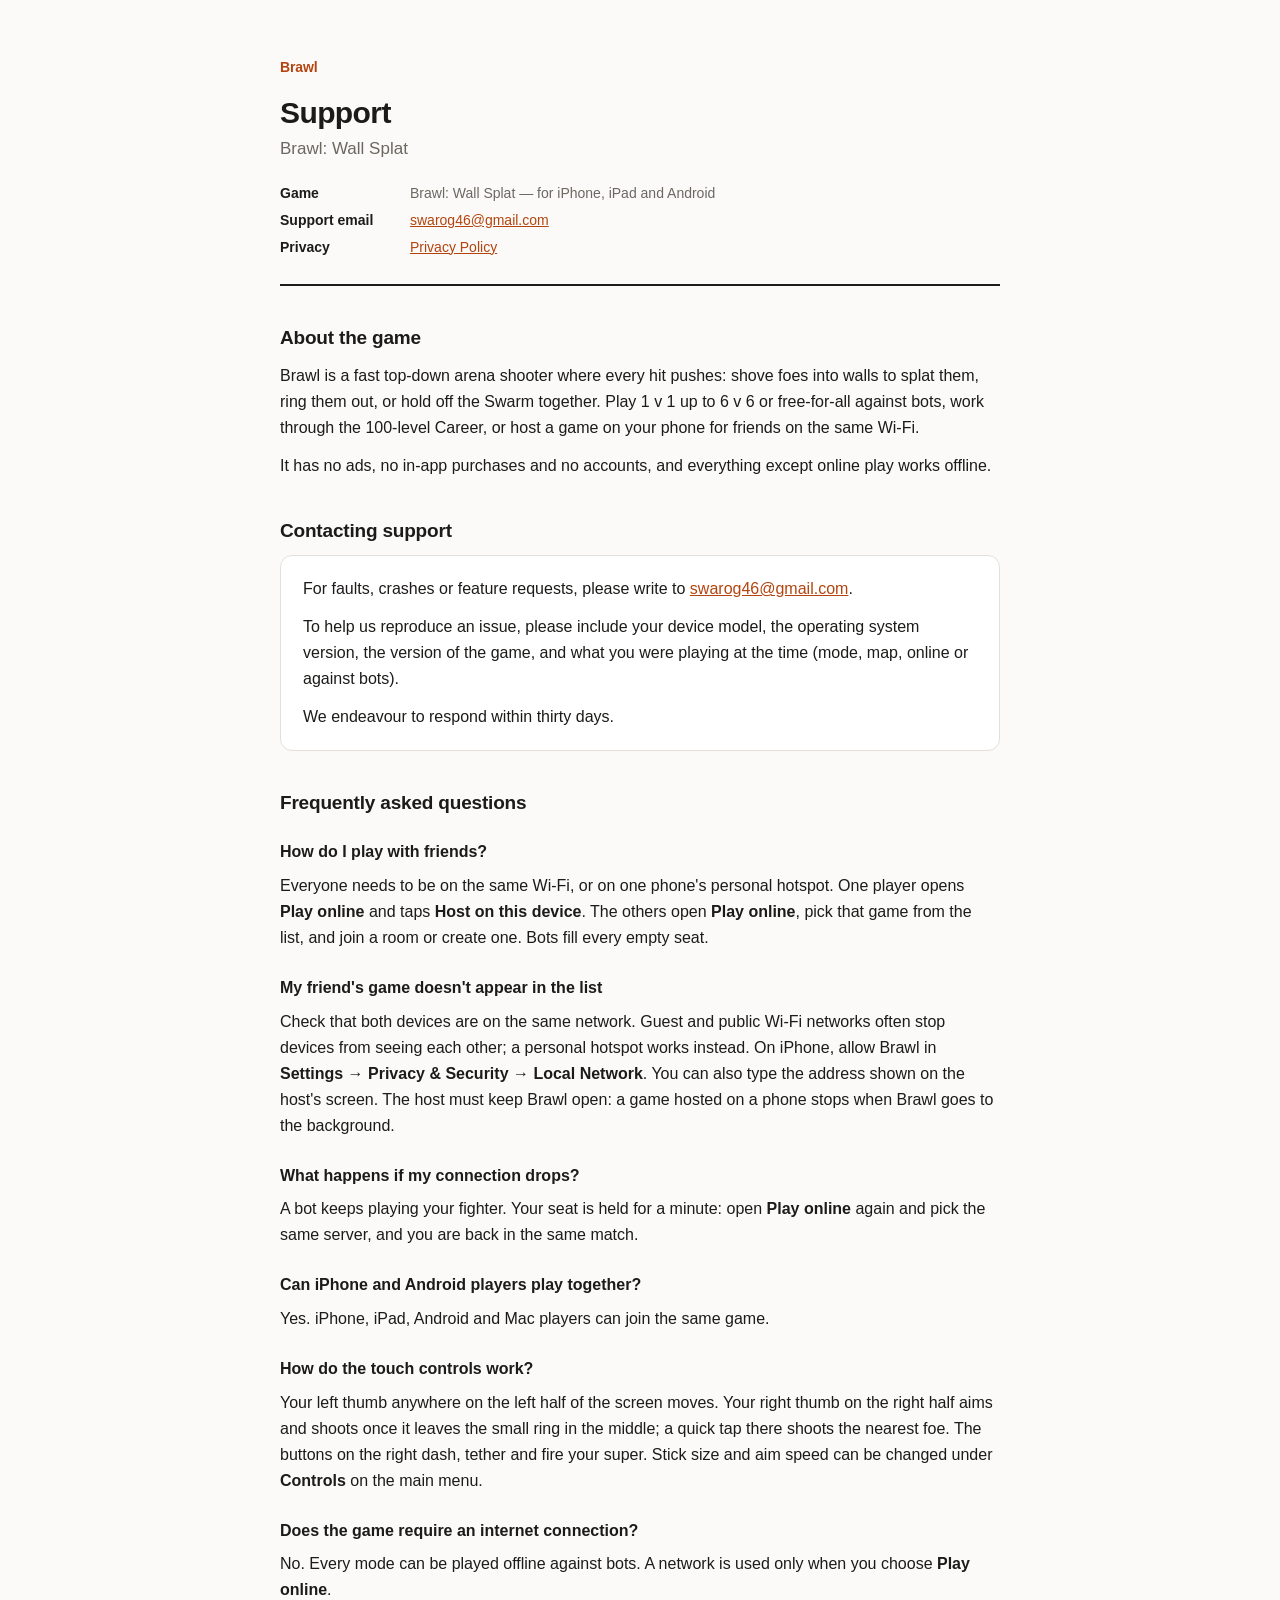
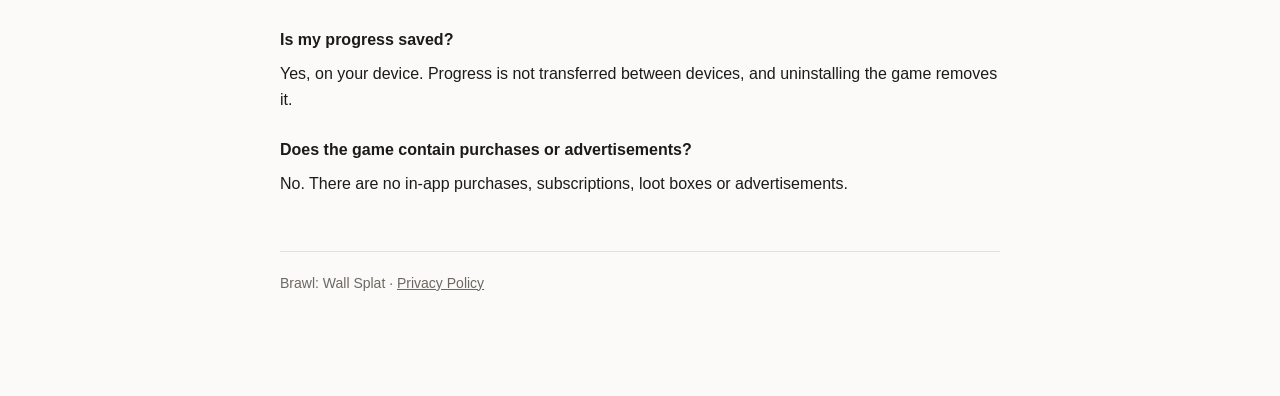
<file: index.html>
<!DOCTYPE html>
<html lang="en">
<head>
<meta charset="utf-8">
<meta name="viewport" content="width=device-width, initial-scale=1">
<title>Brawl: Wall Splat</title>
<meta name="description" content="Brawl: Wall Splat. Support, contact details and frequently asked questions for the iOS and Android game.">
<link rel="stylesheet" href="style.css?v=1">
</head>
<body>
<div class="wrap">

<header>
  <a class="mark" href="./">Brawl</a>
  <h1>Support</h1>
  <p class="sub">Brawl: Wall Splat</p>
  <dl class="meta">
    <div><dt>Game</dt><dd>Brawl: Wall Splat — for iPhone, iPad and Android</dd></div>
    <div><dt>Support email</dt><dd><a href="mailto:swarog46@gmail.com">swarog46@gmail.com</a></dd></div>
    <div><dt>Privacy</dt><dd><a href="privacy.html">Privacy Policy</a></dd></div>
  </dl>
</header>

<h2>About the game</h2>
<p>Brawl is a fast top-down arena shooter where every hit pushes: shove foes into walls to splat them, ring
them out, or hold off the Swarm together. Play 1 v 1 up to 6 v 6 or free-for-all against bots, work through
the 100-level Career, or host a game on your phone for friends on the same Wi-Fi.</p>
<p>It has no ads, no in-app purchases and no accounts, and everything except online play works offline.</p>

<h2>Contacting support</h2>
<div class="card">
  <p>For faults, crashes or feature requests, please write to
  <a href="mailto:swarog46@gmail.com">swarog46@gmail.com</a>.</p>
  <p>To help us reproduce an issue, please include your device model, the operating system version, the
  version of the game, and what you were playing at the time (mode, map, online or against bots).</p>
  <p>We endeavour to respond within thirty days.</p>
</div>

<h2>Frequently asked questions</h2>

<h3>How do I play with friends?</h3>
<p>Everyone needs to be on the same Wi-Fi, or on one phone's personal hotspot. One player opens
<b>Play online</b> and taps <b>Host on this device</b>. The others open <b>Play online</b>, pick that game from the
list, and join a room or create one. Bots fill every empty seat.</p>

<h3>My friend's game doesn't appear in the list</h3>
<p>Check that both devices are on the same network. Guest and public Wi-Fi networks often stop devices from
seeing each other; a personal hotspot works instead. On iPhone, allow Brawl in
<b>Settings → Privacy &amp; Security → Local Network</b>. You can also type the address shown on the host's
screen. The host must keep Brawl open: a game hosted on a phone stops when Brawl goes to the background.</p>

<h3>What happens if my connection drops?</h3>
<p>A bot keeps playing your fighter. Your seat is held for a minute: open <b>Play online</b> again and pick the
same server, and you are back in the same match.</p>

<h3>Can iPhone and Android players play together?</h3>
<p>Yes. iPhone, iPad, Android and Mac players can join the same game.</p>

<h3>How do the touch controls work?</h3>
<p>Your left thumb anywhere on the left half of the screen moves. Your right thumb on the right half aims and
shoots once it leaves the small ring in the middle; a quick tap there shoots the nearest foe. The buttons on the
right dash, tether and fire your super. Stick size and aim speed can be changed under <b>Controls</b> on the
main menu.</p>

<h3>Does the game require an internet connection?</h3>
<p>No. Every mode can be played offline against bots. A network is used only when you choose
<b>Play online</b>.</p>

<h3>Is my progress saved?</h3>
<p>Yes, on your device. Progress is not transferred between devices, and uninstalling the game removes it.</p>

<h3>Does the game contain purchases or advertisements?</h3>
<p>No. There are no in-app purchases, subscriptions, loot boxes or advertisements.</p>

<footer>
  <p>Brawl: Wall Splat · <a href="privacy.html">Privacy Policy</a></p>
</footer>

</div>
</body>
</html>
</file>
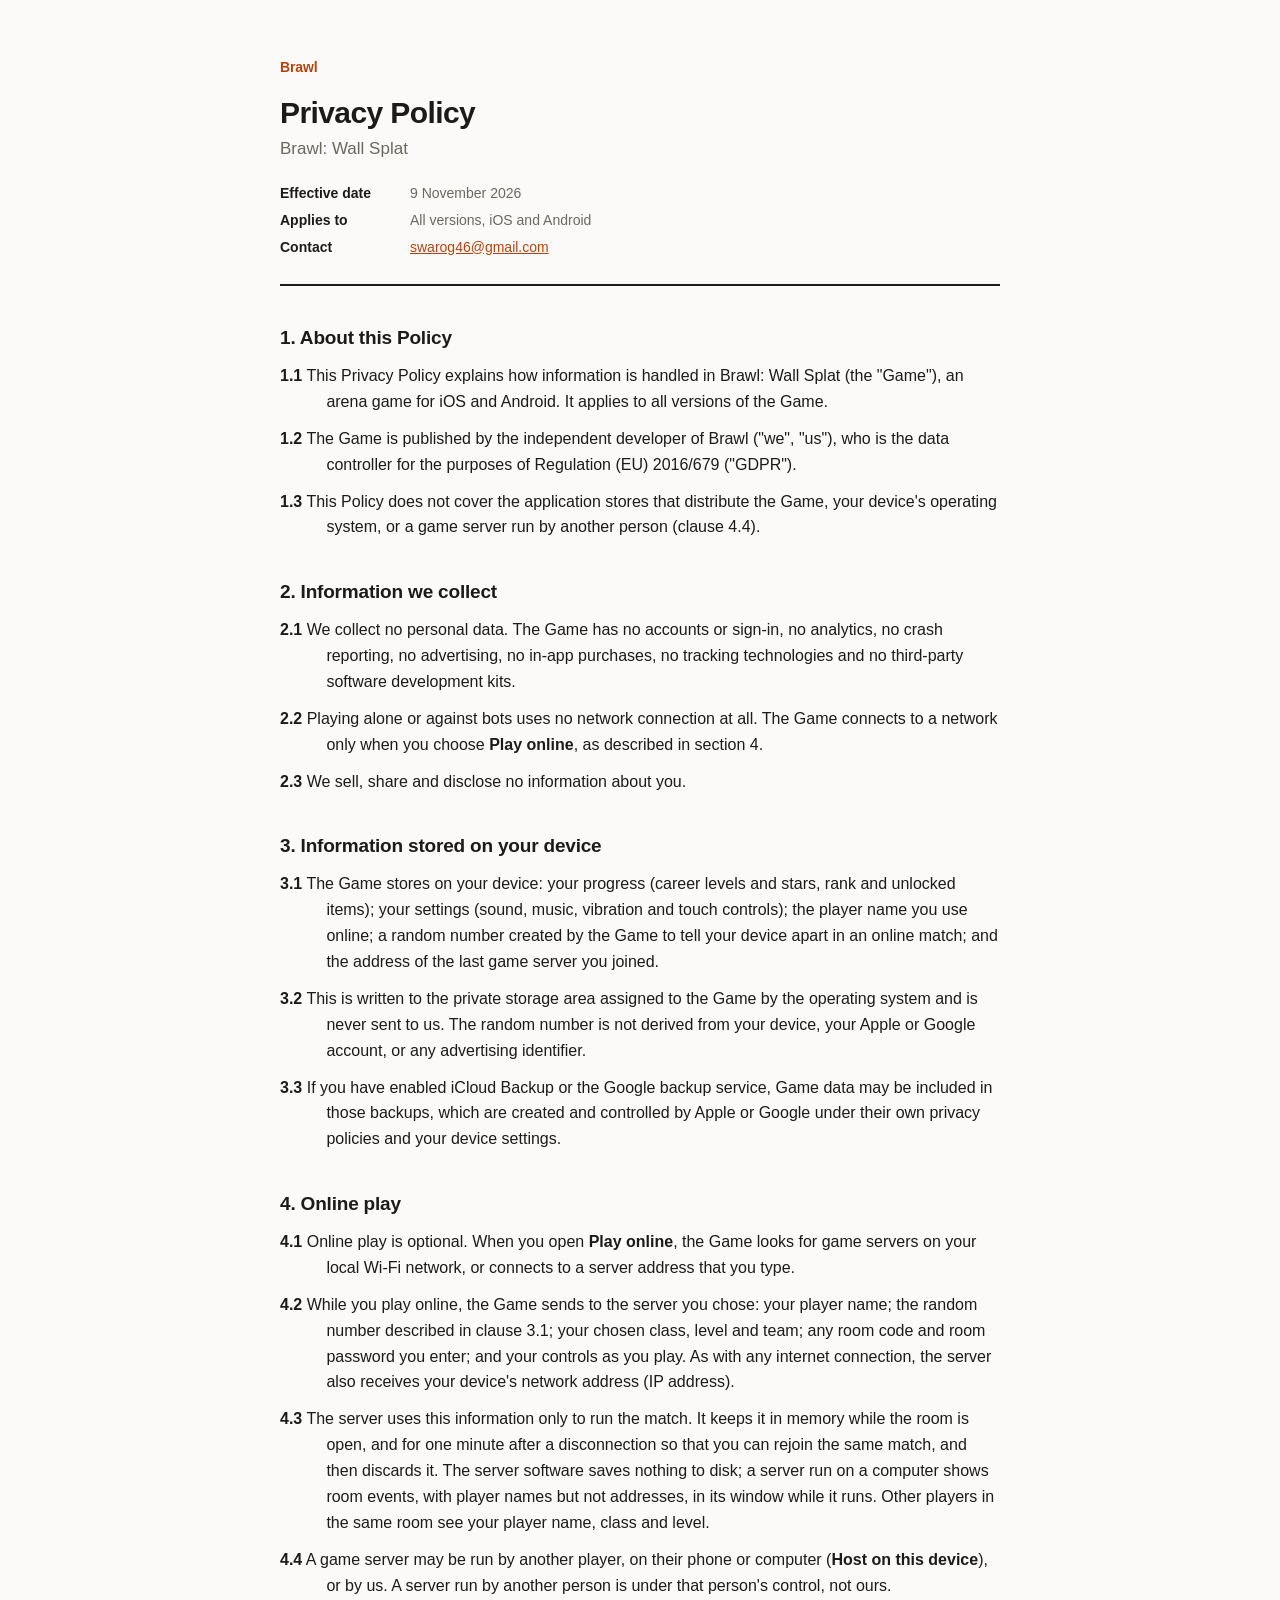
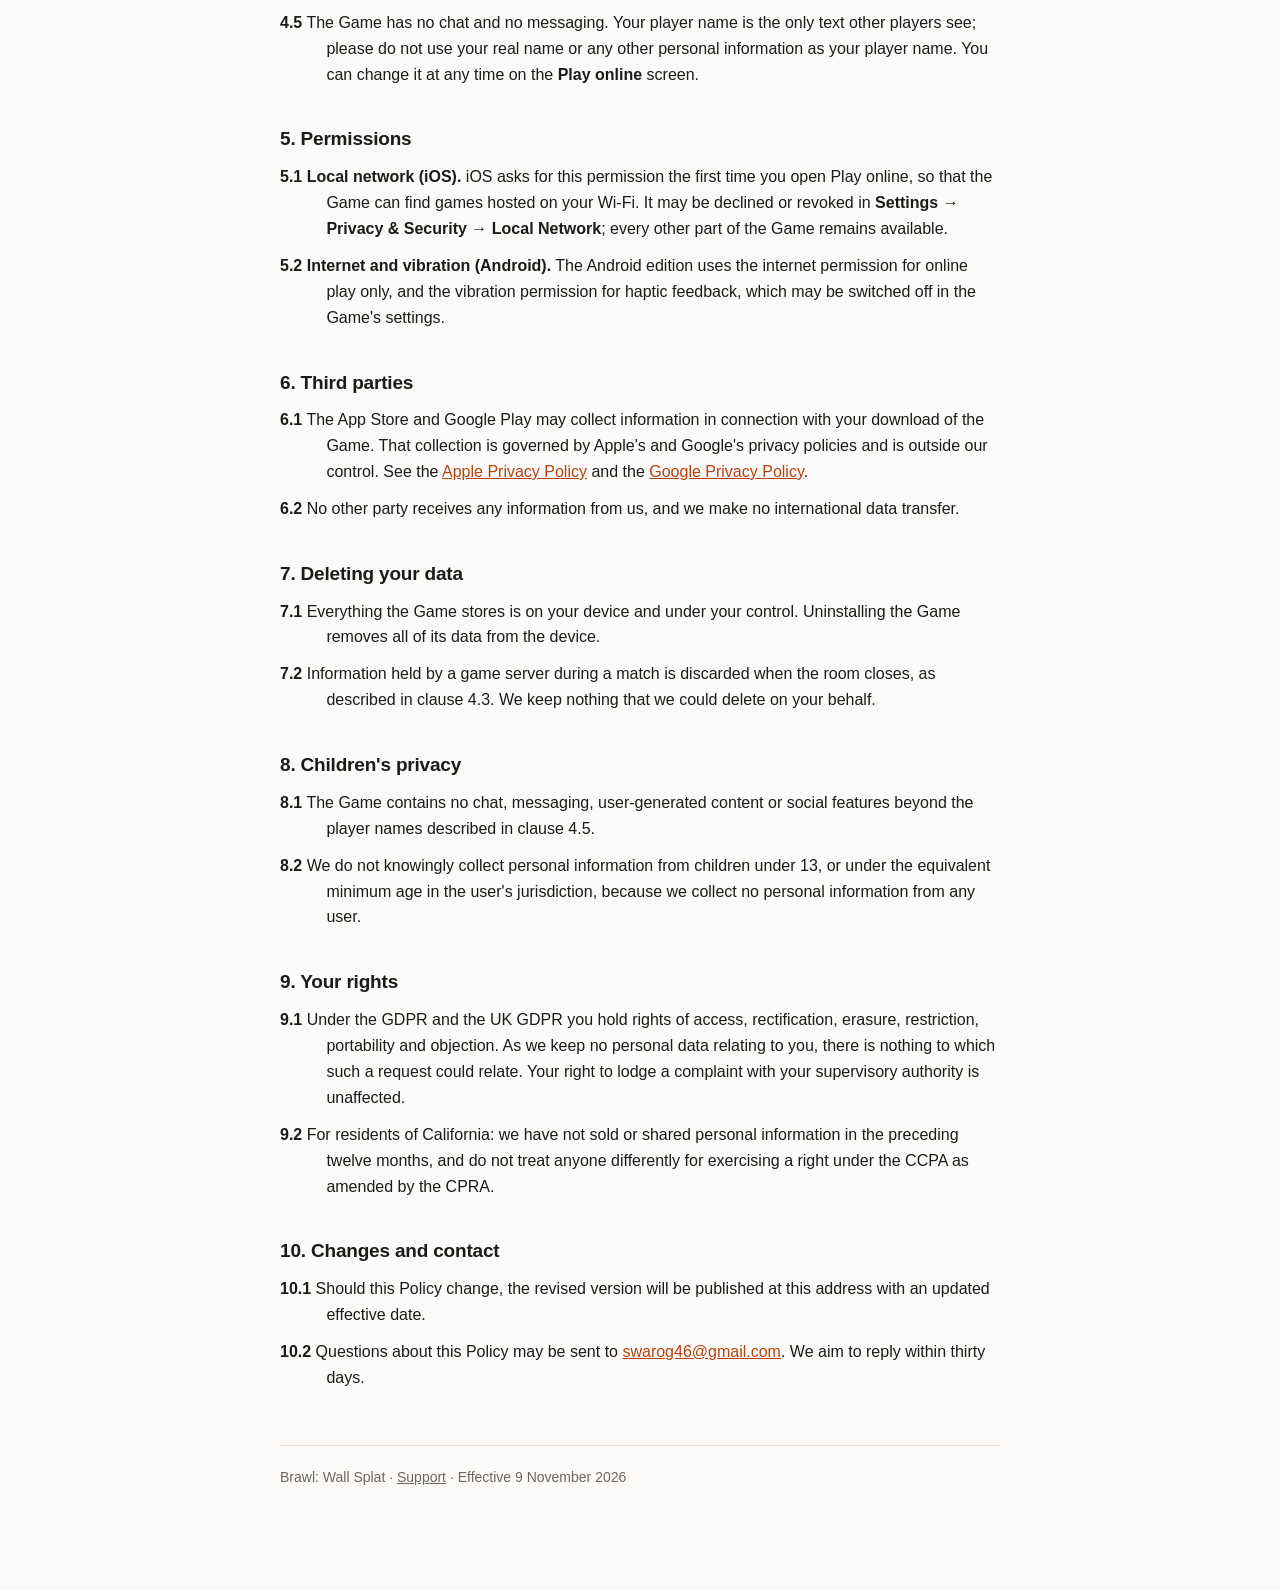
<file: privacy.html>
<!DOCTYPE html>
<html lang="en">
<head>
<meta charset="utf-8">
<meta name="viewport" content="width=device-width, initial-scale=1">
<title>Privacy Policy — Brawl: Wall Splat</title>
<meta name="description" content="Privacy Policy for Brawl: Wall Splat. The game collects no personal data and contains no analytics, advertising or tracking. Online play is optional.">
<link rel="stylesheet" href="style.css?v=1">
</head>
<body>
<div class="wrap">

<header>
  <a class="mark" href="./">Brawl</a>
  <h1>Privacy Policy</h1>
  <p class="sub">Brawl: Wall Splat</p>
  <dl class="meta">
    <div><dt>Effective date</dt><dd>9 November 2026</dd></div>
    <div><dt>Applies to</dt><dd>All versions, iOS and Android</dd></div>
    <div><dt>Contact</dt><dd><a href="mailto:swarog46@gmail.com">swarog46@gmail.com</a></dd></div>
  </dl>
</header>

<h2>1. About this Policy</h2>
<p class="c"><b>1.1</b> This Privacy Policy explains how information is handled in Brawl: Wall Splat (the "Game"), an arena game for iOS and Android. It applies to all versions of the Game.</p>
<p class="c"><b>1.2</b> The Game is published by the independent developer of Brawl ("we", "us"), who is the data controller for the purposes of Regulation (EU) 2016/679 ("GDPR").</p>
<p class="c"><b>1.3</b> This Policy does not cover the application stores that distribute the Game, your device's operating system, or a game server run by another person (clause 4.4).</p>

<h2>2. Information we collect</h2>
<p class="c"><b>2.1</b> We collect no personal data. The Game has no accounts or sign-in, no analytics, no crash reporting, no advertising, no in-app purchases, no tracking technologies and no third-party software development kits.</p>
<p class="c"><b>2.2</b> Playing alone or against bots uses no network connection at all. The Game connects to a network only when you choose <b>Play online</b>, as described in section 4.</p>
<p class="c"><b>2.3</b> We sell, share and disclose no information about you.</p>

<h2>3. Information stored on your device</h2>
<p class="c"><b>3.1</b> The Game stores on your device: your progress (career levels and stars, rank and unlocked items); your settings (sound, music, vibration and touch controls); the player name you use online; a random number created by the Game to tell your device apart in an online match; and the address of the last game server you joined.</p>
<p class="c"><b>3.2</b> This is written to the private storage area assigned to the Game by the operating system and is never sent to us. The random number is not derived from your device, your Apple or Google account, or any advertising identifier.</p>
<p class="c"><b>3.3</b> If you have enabled iCloud Backup or the Google backup service, Game data may be included in those backups, which are created and controlled by Apple or Google under their own privacy policies and your device settings.</p>

<h2>4. Online play</h2>
<p class="c"><b>4.1</b> Online play is optional. When you open <b>Play online</b>, the Game looks for game servers on your local Wi-Fi network, or connects to a server address that you type.</p>
<p class="c"><b>4.2</b> While you play online, the Game sends to the server you chose: your player name; the random number described in clause 3.1; your chosen class, level and team; any room code and room password you enter; and your controls as you play. As with any internet connection, the server also receives your device's network address (IP address).</p>
<p class="c"><b>4.3</b> The server uses this information only to run the match. It keeps it in memory while the room is open, and for one minute after a disconnection so that you can rejoin the same match, and then discards it. The server software saves nothing to disk; a server run on a computer shows room events, with player names but not addresses, in its window while it runs. Other players in the same room see your player name, class and level.</p>
<p class="c"><b>4.4</b> A game server may be run by another player, on their phone or computer (<b>Host on this device</b>), or by us. A server run by another person is under that person's control, not ours.</p>
<p class="c"><b>4.5</b> The Game has no chat and no messaging. Your player name is the only text other players see; please do not use your real name or any other personal information as your player name. You can change it at any time on the <b>Play online</b> screen.</p>

<h2>5. Permissions</h2>
<p class="c"><b>5.1</b> <b>Local network (iOS).</b> iOS asks for this permission the first time you open Play online, so that the Game can find games hosted on your Wi-Fi. It may be declined or revoked in <b>Settings → Privacy &amp; Security → Local Network</b>; every other part of the Game remains available.</p>
<p class="c"><b>5.2</b> <b>Internet and vibration (Android).</b> The Android edition uses the internet permission for online play only, and the vibration permission for haptic feedback, which may be switched off in the Game's settings.</p>

<h2>6. Third parties</h2>
<p class="c"><b>6.1</b> The App Store and Google Play may collect information in connection with your download of the Game. That collection is governed by Apple's and Google's privacy policies and is outside our control. See the <a href="https://www.apple.com/legal/privacy/">Apple Privacy Policy</a> and the <a href="https://policies.google.com/privacy">Google Privacy Policy</a>.</p>
<p class="c"><b>6.2</b> No other party receives any information from us, and we make no international data transfer.</p>

<h2>7. Deleting your data</h2>
<p class="c"><b>7.1</b> Everything the Game stores is on your device and under your control. Uninstalling the Game removes all of its data from the device.</p>
<p class="c"><b>7.2</b> Information held by a game server during a match is discarded when the room closes, as described in clause 4.3. We keep nothing that we could delete on your behalf.</p>

<h2>8. Children's privacy</h2>
<p class="c"><b>8.1</b> The Game contains no chat, messaging, user-generated content or social features beyond the player names described in clause 4.5.</p>
<p class="c"><b>8.2</b> We do not knowingly collect personal information from children under 13, or under the equivalent minimum age in the user's jurisdiction, because we collect no personal information from any user.</p>

<h2>9. Your rights</h2>
<p class="c"><b>9.1</b> Under the GDPR and the UK GDPR you hold rights of access, rectification, erasure, restriction, portability and objection. As we keep no personal data relating to you, there is nothing to which such a request could relate. Your right to lodge a complaint with your supervisory authority is unaffected.</p>
<p class="c"><b>9.2</b> For residents of California: we have not sold or shared personal information in the preceding twelve months, and do not treat anyone differently for exercising a right under the CCPA as amended by the CPRA.</p>

<h2>10. Changes and contact</h2>
<p class="c"><b>10.1</b> Should this Policy change, the revised version will be published at this address with an updated effective date.</p>
<p class="c"><b>10.2</b> Questions about this Policy may be sent to <a href="mailto:swarog46@gmail.com">swarog46@gmail.com</a>. We aim to reply within thirty days.</p>

<footer>
  <p>Brawl: Wall Splat · <a href="./">Support</a> · Effective 9 November 2026</p>
</footer>

</div>
</body>
</html>
</file>
<file: style.css>
:root {
  --bg: #fbfaf8;
  --surface: #ffffff;
  --text: #1c1b19;
  --muted: #6b6862;
  --rule: #e3e0da;
  --accent: #b3440f;
}
@media (prefers-color-scheme: dark) {
  :root {
    --bg: #171614;
    --surface: #201f1c;
    --text: #eceae5;
    --muted: #9c9891;
    --rule: #33312d;
    --accent: #ff9a5c;
  }
}
* { box-sizing: border-box; }
html { -webkit-text-size-adjust: 100%; }
body {
  margin: 0;
  background: var(--bg);
  color: var(--text);
  font: 16px/1.62 -apple-system, BlinkMacSystemFont, "Segoe UI", Inter, Roboto, Helvetica, Arial, sans-serif;
  padding: 0 20px 90px;
}
.wrap { max-width: 720px; margin: 0 auto; }

header { padding: 54px 0 24px; border-bottom: 2px solid var(--text); margin-bottom: 30px; }
.mark {
  display: inline-block; font-weight: 700; letter-spacing: -0.01em;
  font-size: 14px; color: var(--accent); text-decoration: none; margin-bottom: 16px;
}
h1 { font-size: 30px; line-height: 1.2; letter-spacing: -0.02em; margin: 0 0 4px; font-weight: 700; }
.sub { font-size: 17px; color: var(--muted); margin: 0 0 18px; }

.meta { margin: 0; font-size: 14px; color: var(--muted); }
.meta div { display: flex; gap: 8px; padding: 2px 0; }
.meta dt { min-width: 122px; font-weight: 600; color: var(--text); }
.meta dd { margin: 0; }

h2 {
  font-size: 19px; line-height: 1.3; letter-spacing: -0.01em;
  margin: 40px 0 12px; font-weight: 700; scroll-margin-top: 16px;
}
h3 { font-size: 16px; margin: 24px 0 8px; font-weight: 650; }

p { margin: 0 0 12px; }
a { color: var(--accent); }

/* Numbered clauses with a hanging indent */
.c { padding-left: 2.9em; text-indent: -2.9em; margin: 0 0 11px; }
.c > b { font-weight: 600; font-variant-numeric: tabular-nums; }

ul.alpha { list-style: none; padding: 0; margin: 0 0 12px 2.9em; }
ul.alpha li { padding-left: 1.9em; text-indent: -1.9em; margin-bottom: 7px; }

nav.toc {
  background: var(--surface); border: 1px solid var(--rule); border-radius: 12px;
  padding: 20px 24px; margin: 0 0 8px;
}
nav.toc h2 { margin: 0 0 10px; font-size: 14px; letter-spacing: 0.05em; text-transform: uppercase; color: var(--muted); }
nav.toc ol { list-style: none; padding: 0; margin: 0; columns: 2; column-gap: 32px; font-size: 14.5px; }
nav.toc li { margin-bottom: 5px; break-inside: avoid; }
nav.toc a { text-decoration: none; color: var(--text); }
nav.toc a:hover { color: var(--accent); text-decoration: underline; }
@media (max-width: 560px) { nav.toc ol { columns: 1; } }

.card {
  background: var(--surface); border: 1px solid var(--rule); border-radius: 12px;
  padding: 20px 22px; margin: 0 0 18px;
}
.card p:last-child { margin-bottom: 0; }

footer {
  margin-top: 54px; padding-top: 20px; border-top: 1px solid var(--rule);
  color: var(--muted); font-size: 14px;
}
footer a { color: var(--muted); }

/* ---------- Landing page ---------- */
.hero { padding: 64px 0 8px; border: 0; margin-bottom: 0; }
.hero h1 { font-size: 46px; line-height: 1.05; letter-spacing: -0.035em; margin: 0 0 12px; }
.hero .tag { font-size: 20px; line-height: 1.45; color: var(--muted); margin: 0 0 24px; max-width: 34em; }
.badges { display: flex; flex-wrap: wrap; gap: 8px; margin: 0 0 8px; padding: 0; list-style: none; }
.badges li {
  font-size: 13px; font-weight: 600; letter-spacing: 0.01em;
  border: 1px solid var(--rule); border-radius: 999px; padding: 5px 12px;
  color: var(--muted); background: var(--surface);
}

.shots {
  display: grid; grid-template-columns: repeat(5, 1fr);
  gap: 14px; margin: 34px -80px 10px;
}
@media (max-width: 920px) { .shots { margin-left: 0; margin-right: 0; } }
@media (max-width: 560px) { .shots { gap: 7px; } .shots figcaption { font-size: 11px; margin-top: 5px; } }
.shots figure { margin: 0; min-width: 0; }
.shots img {
  width: 100%; height: auto; display: block;
  border: 1px solid var(--rule); border-radius: 14px;
}
.shots figcaption { font-size: 13px; color: var(--muted); margin-top: 8px; text-align: center; }

.grid { display: grid; grid-template-columns: repeat(auto-fit, minmax(230px, 1fr)); gap: 16px; margin: 0 0 16px; }
.grid .card { margin: 0; }
.grid h3 { margin: 0 0 6px; font-size: 16px; }
.grid p { margin: 0; color: var(--muted); font-size: 15px; }

table.langs { width: 100%; border-collapse: collapse; font-size: 15px; margin: 0 0 8px; }
table.langs th, table.langs td { text-align: right; padding: 9px 8px; border-bottom: 1px solid var(--rule); }
table.langs th:first-child, table.langs td:first-child { text-align: left; font-weight: 600; }
table.langs thead th { font-size: 13px; color: var(--muted); font-weight: 600; white-space: nowrap; }
table.langs td { font-variant-numeric: tabular-nums; }
.scroll-x { overflow-x: auto; -webkit-overflow-scrolling: touch; }

.links { display: flex; flex-wrap: wrap; gap: 10px; margin: 8px 0 0; padding: 0; list-style: none; }
.links a {
  display: inline-block; text-decoration: none; font-weight: 600; font-size: 15px;
  border: 1px solid var(--rule); border-radius: 10px; padding: 10px 16px;
  background: var(--surface); color: var(--text);
}
.links a:hover { border-color: var(--accent); color: var(--accent); }
.note { font-size: 14px; color: var(--muted); }
</file>
